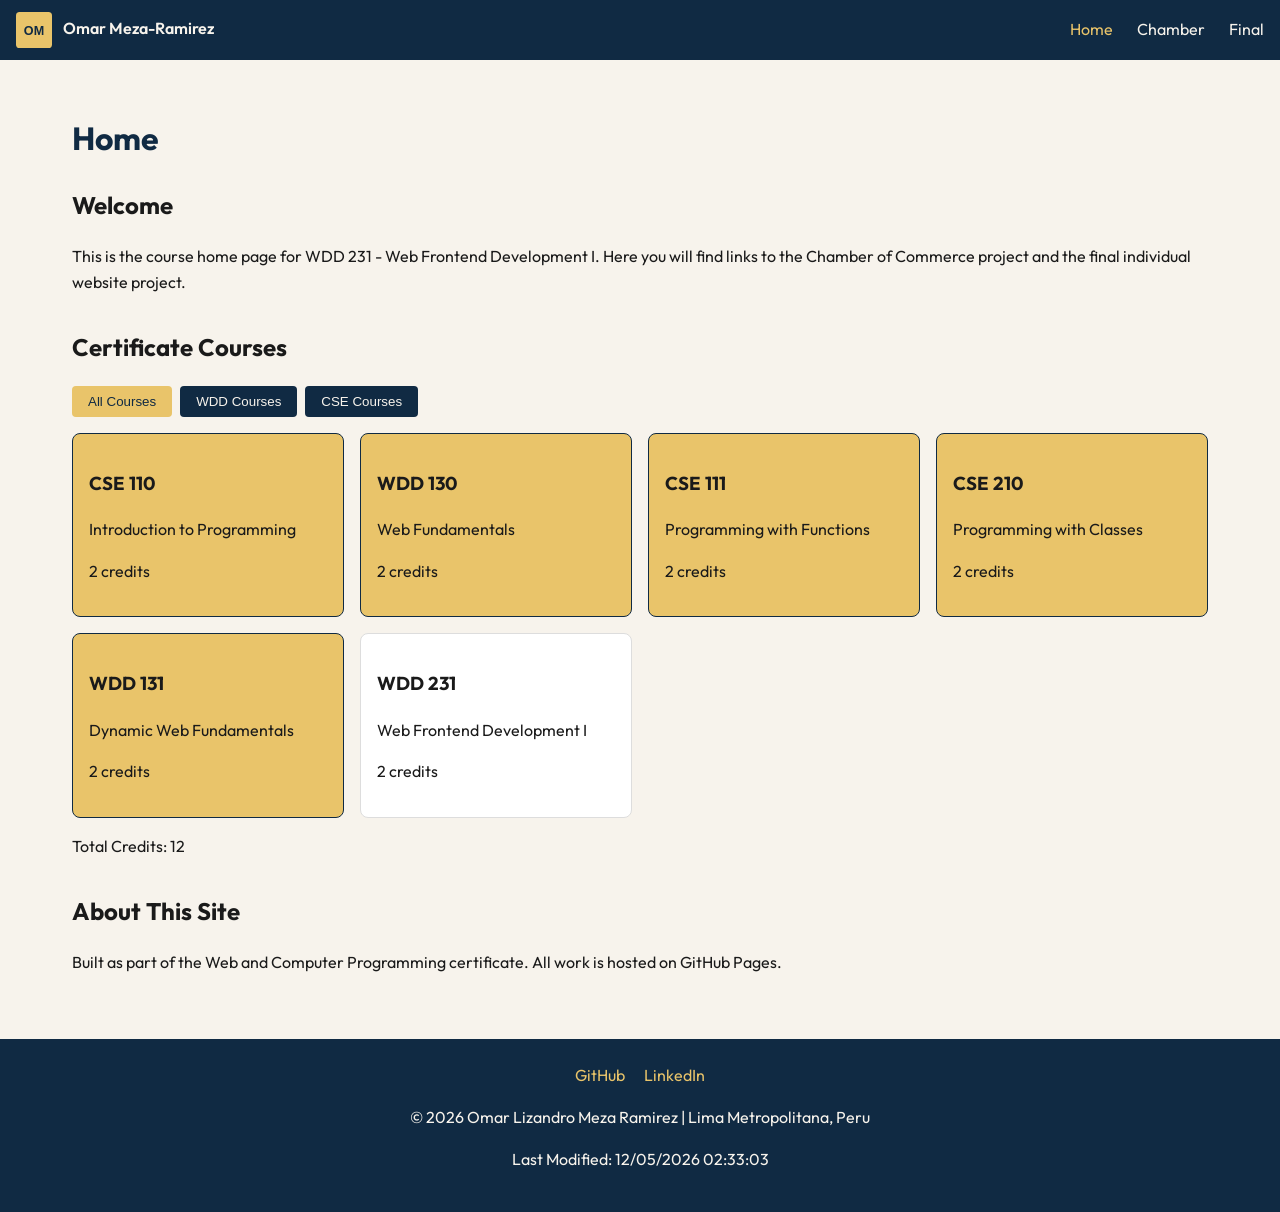
<file: index.html>
<!DOCTYPE html>
<html lang="en">
<head>
  <meta charset="UTF-8">
  <meta name="viewport" content="width=device-width, initial-scale=1.0">
  <title>Omar Meza-Ramirez | WDD 231</title>
  <meta name="description" content="Course home page for WDD 231 - Web Frontend Development I. Omar Lizandro Meza Ramirez.">
  <meta name="author" content="Omar Lizandro Meza Ramirez">
  <link rel="icon" href="images/favicon.ico" type="image/x-icon">
  <meta property="og:title" content="Omar Meza-Ramirez | WDD 231">
  <meta property="og:description" content="Course home page for WDD 231 - Web Frontend Development I. Explore certificate courses and projects.">
  <meta property="og:image" content="https://sintaraamv.github.io/wdd231/images/logo.svg">
  <meta property="og:url" content="https://sintaraamv.github.io/wdd231/">
  <meta property="og:type" content="website">
  <link rel="stylesheet" href="styles/normalize.css">
  <link rel="stylesheet" href="styles/small.css">
  <link rel="stylesheet" href="styles/larger.css">
  <link rel="preconnect" href="https://fonts.googleapis.com">
  <link rel="preconnect" href="https://fonts.gstatic.com" crossorigin>
  <link href="https://fonts.googleapis.com/css2?family=Outfit:wght@400;600;700&display=swap" rel="stylesheet">
  <script src="scripts/date.js" defer></script>
  <script src="scripts/navigation.js" defer></script>
  <script src="scripts/courses.js" defer></script>
</head>
<body>
  <header>
    <div class="logo-name">
      <img src="images/logo.svg" alt="OM logo" class="logo-img">
      <span class="student-name">Omar Meza-Ramirez</span>
    </div>
    <button id="menu-button" aria-label="Open navigation menu">&#9776;</button>
    <nav id="main-nav">
      <ul>
        <li><a href="index.html" class="active">Home</a></li>
        <li><a href="chamber/index.html">Chamber</a></li>
        <li><a href="final/index.html">Final</a></li>
      </ul>
    </nav>
  </header>

  <main>
    <h1>Home</h1>

    <section class="intro">
      <h2>Welcome</h2>
      <p>This is the course home page for WDD 231 - Web Frontend Development I. Here you will find links to the Chamber of Commerce project and the final individual website project.</p>
    </section>

    <section class="courses">
      <h2>Certificate Courses</h2>
      <div class="filters">
        <button class="filter-btn active" data-filter="all">All Courses</button>
        <button class="filter-btn" data-filter="WDD">WDD Courses</button>
        <button class="filter-btn" data-filter="CSE">CSE Courses</button>
      </div>
      <div id="course-list" class="course-grid"></div>
      <p id="total-credits">Total Credits: 0</p>
    </section>

    <section class="about">
      <h2>About This Site</h2>
      <p>Built as part of the Web and Computer Programming certificate. All work is hosted on GitHub Pages.</p>
    </section>
  </main>

  <footer>
    <div class="social">
      <a href="https://github.com/SintaraAMV" target="_blank" rel="noopener">GitHub</a>
      <a href="https://www.linkedin.com/in/omar-meza-474a532ab/" target="_blank" rel="noopener">LinkedIn</a>
    </div>
    <p>&copy; <span id="currentyear"></span> Omar Lizandro Meza Ramirez | Lima Metropolitana, Peru</p>
    <p id="lastModified"></p>
  </footer>
</body>
</html>
</file>
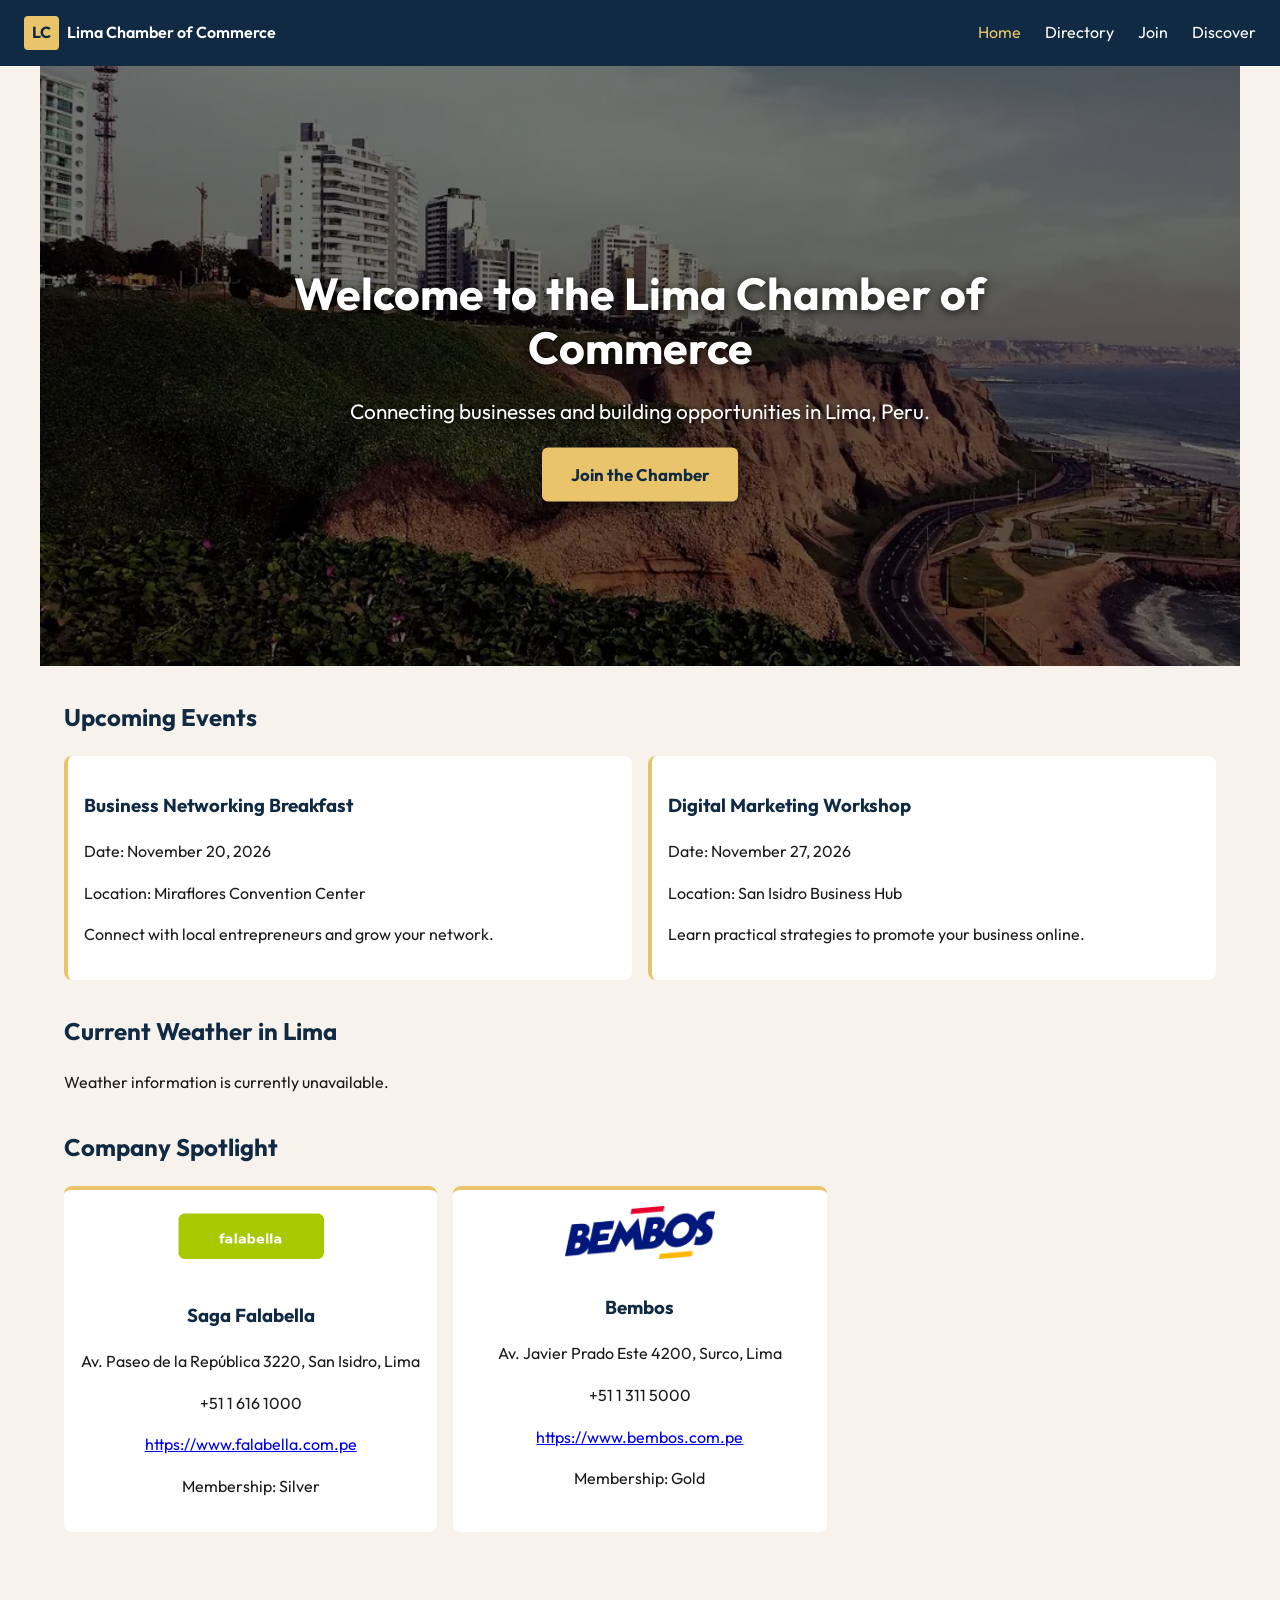
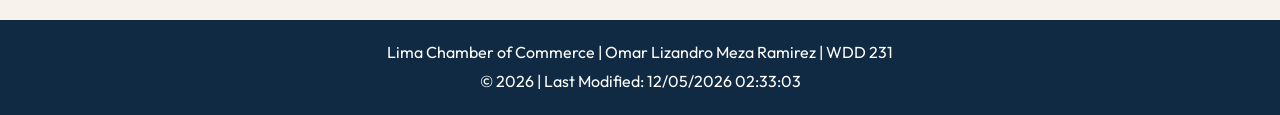
<file: chamber/index.html>
<!DOCTYPE html>
<html lang="en">
<head>
  <meta charset="UTF-8">
  <meta name="viewport" content="width=device-width, initial-scale=1.0">
  <title>Home | Lima Chamber of Commerce</title>
  <meta name="description" content="Welcome to the Lima Chamber of Commerce. Discover local businesses, events, and opportunities in Lima, Peru.">
  <meta name="author" content="Omar Lizandro Meza Ramirez">
  <link rel="icon" href="images/favicon.ico" type="image/x-icon">
  <meta property="og:title" content="Lima Chamber of Commerce">
  <meta property="og:description" content="Welcome to the Lima Chamber of Commerce. Discover local businesses, events, and opportunities in Lima, Peru.">
  <meta property="og:image" content="https://sintaraamv.github.io/wdd231/chamber/images/hero.webp">
  <meta property="og:url" content="https://sintaraamv.github.io/wdd231/chamber/">
  <meta property="og:type" content="website">
  <link rel="stylesheet" href="styles/normalize.css">
  <link rel="stylesheet" href="styles/small.css">
  <link rel="stylesheet" href="styles/larger.css">
  <link rel="preconnect" href="https://fonts.googleapis.com">
  <link rel="preconnect" href="https://fonts.gstatic.com" crossorigin>
  <link href="https://fonts.googleapis.com/css2?family=Outfit:wght@400;600;700&display=swap" rel="stylesheet">
  <script src="scripts/chamber.js" defer></script>
</head>
<body>
  <header>
    <div class="logo-name">
      <span class="logo">LC</span>
      <span class="chamber-name">Lima Chamber of Commerce</span>
    </div>
    <button id="menu-button" aria-label="Open navigation menu">&#9776;</button>
    <nav id="main-nav">
      <ul>
        <li><a href="index.html" class="active">Home</a></li>
        <li><a href="directory.html">Directory</a></li>
        <li><a href="join.html">Join</a></li>
        <li><a href="discover.html">Discover</a></li>
      </ul>
    </nav>
  </header>

  <main>
    <!-- Hero Section -->
    <section class="hero">
      <img src="images/hero.webp" alt="Lima skyline with modern buildings and the Pacific Ocean in the background" id="hero-img">
      <div class="hero-content">
        <h1>Welcome to the Lima Chamber of Commerce</h1>
        <p>Connecting businesses and building opportunities in Lima, Peru.</p>
        <a href="join.html" class="cta-button">Join the Chamber</a>
      </div>
    </section>

    <!-- Events Section -->
    <section class="events">
      <h2>Upcoming Events</h2>
      <div class="event-cards">
        <article class="event-card">
          <h3>Business Networking Breakfast</h3>
          <p>Date: November 20, 2026</p>
          <p>Location: Miraflores Convention Center</p>
          <p>Connect with local entrepreneurs and grow your network.</p>
        </article>
        <article class="event-card">
          <h3>Digital Marketing Workshop</h3>
          <p>Date: November 27, 2026</p>
          <p>Location: San Isidro Business Hub</p>
          <p>Learn practical strategies to promote your business online.</p>
        </article>
      </div>
    </section>

    <!-- Weather Section -->
    <section class="weather">
      <h2>Current Weather in Lima</h2>
      <div id="weather-info">
        <p>Loading weather data...</p>
      </div>
    </section>

    <!-- Company Spotlight -->
    <section class="spotlight">
      <h2>Company Spotlight</h2>
      <div id="spotlight-container" class="spotlight-grid"></div>
    </section>
  </main>

  <footer>
    <p>Lima Chamber of Commerce | Omar Lizandro Meza Ramirez | WDD 231</p>
    <p>&copy; <span id="currentyear"></span> | <span id="lastModified"></span></p>
  </footer>
</body>
</html>
</file>
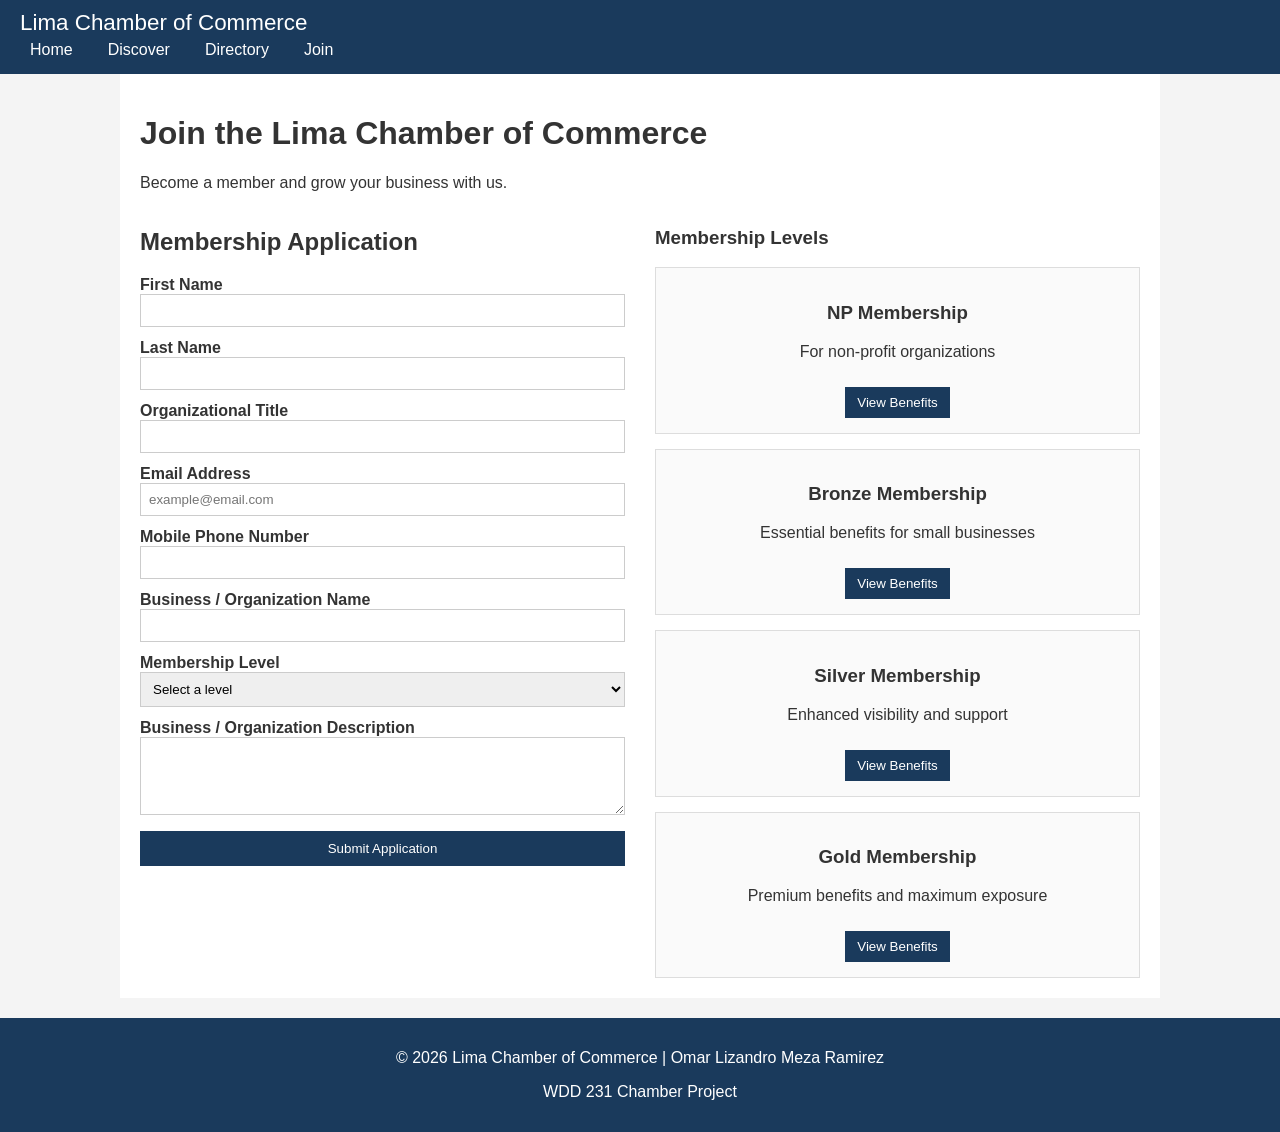
<file: chamber/join.html>
<!DOCTYPE html>
<html lang="en">
<head>
  <meta charset="UTF-8">
  <meta name="viewport" content="width=device-width, initial-scale=1.0">
  <title>Join the Chamber | Lima Chamber of Commerce</title>
  <meta name="description" content="Apply for membership in the Lima Chamber of Commerce. Choose from NP, Bronze, Silver, or Gold membership levels.">
  <meta name="author" content="Omar Lizandro Meza Ramirez">
  <meta property="og:title" content="Join the Lima Chamber of Commerce">
  <meta property="og:description" content="Apply for membership and grow your business with the Lima Chamber of Commerce.">
  <meta property="og:image" content="https://sintaraamv.github.io/wdd231/chamber/images/og-image.webp">
  <meta property="og:url" content="https://sintaraamv.github.io/wdd231/chamber/join.html">
  <link rel="preconnect" href="https://fonts.googleapis.com">
  <link rel="preconnect" href="https://fonts.gstatic.com" crossorigin>
  <link href="https://fonts.googleapis.com/css2?family=Outfit:wght@400;600&family=Source+Serif+4:wght@400;600&display=swap" rel="stylesheet">
  <link rel="stylesheet" href="styles/base.css">
  <link rel="stylesheet" href="styles/join.css">
  <link rel="icon" href="images/favicon.ico">
  <script src="scripts/join.js" defer></script>
</head>
<body>
  <header>
    <div class="header-container">
      <p class="site-name">Lima Chamber of Commerce</p>
      <button id="menu-button" aria-label="Open navigation menu">☰</button>
    </div>
    <nav id="main-nav">
      <ul>
        <li><a href="index.html">Home</a></li>
        <li><a href="discover.html">Discover</a></li>
        <li><a href="directory.html">Directory</a></li>
        <li><a href="join.html" class="active">Join</a></li>
      </ul>
    </nav>
  </header>

  <main>
    <h1>Join the Lima Chamber of Commerce</h1>
    <p>Become a member and grow your business with us.</p>

    <div class="join-container">
      <section class="form-section">
        <h2>Membership Application</h2>
        <form method="get" action="thankyou.html">
          <label>
            First Name
            <input type="text" name="firstName" title="First Name" autocomplete="given-name" required>
          </label>

          <label>
            Last Name
            <input type="text" name="lastName" title="Last Name" autocomplete="family-name" required>
          </label>

          <label>
            Organizational Title
            <input type="text" name="orgTitle" title="Organizational Title - Minimum 7 characters: letters, spaces, and hyphens only" autocomplete="organization-title" pattern="[A-Za-z\s\-]{7,}">
          </label>

          <label>
            Email Address
            <input type="email" name="email" title="Email Address" autocomplete="email" placeholder="example@email.com" required>
          </label>

          <label>
            Mobile Phone Number
            <input type="tel" name="phone" title="Mobile Phone Number" autocomplete="tel" required>
          </label>

          <label>
            Business / Organization Name
            <input type="text" name="businessName" title="Business or Organization Name" autocomplete="organization" required>
          </label>

          <label>
            Membership Level
            <select name="membershipLevel" title="Membership Level" required>
              <option value="">Select a level</option>
              <option value="np">NP Membership (Non-Profit - No Fee)</option>
              <option value="bronze">Bronze Membership</option>
              <option value="silver">Silver Membership</option>
              <option value="gold">Gold Membership</option>
            </select>
          </label>

          <label>
            Business / Organization Description
            <textarea name="description" title="Business Description" rows="4"></textarea>
          </label>

          <input type="hidden" name="timestamp" id="timestamp">

          <button type="submit">Submit Application</button>
        </form>
      </section>

      <section class="cards-section">
        <h3>Membership Levels</h3>
        <div class="cards">
          <article class="card">
            <h3>NP Membership</h3>
            <p>For non-profit organizations</p>
            <button class="open-modal" data-modal="npModal">View Benefits</button>
          </article>

          <article class="card">
            <h3>Bronze Membership</h3>
            <p>Essential benefits for small businesses</p>
            <button class="open-modal" data-modal="bronzeModal">View Benefits</button>
          </article>

          <article class="card">
            <h3>Silver Membership</h3>
            <p>Enhanced visibility and support</p>
            <button class="open-modal" data-modal="silverModal">View Benefits</button>
          </article>

          <article class="card">
            <h3>Gold Membership</h3>
            <p>Premium benefits and maximum exposure</p>
            <button class="open-modal" data-modal="goldModal">View Benefits</button>
          </article>
        </div>
      </section>
    </div>

    <!-- Modals -->
    <dialog id="npModal">
      <h3>NP Membership Benefits</h3>
      <ul>
        <li>No membership fee</li>
        <li>Basic directory listing</li>
        <li>Access to community events</li>
        <li>Monthly newsletter</li>
      </ul>
      <button class="close-modal">Close</button>
    </dialog>

    <dialog id="bronzeModal">
      <h3>Bronze Membership Benefits</h3>
      <ul>
        <li>Directory listing with logo</li>
        <li>Discounts on events</li>
        <li>Training workshops</li>
        <li>Networking opportunities</li>
      </ul>
      <button class="close-modal">Close</button>
    </dialog>

    <dialog id="silverModal">
      <h3>Silver Membership Benefits</h3>
      <ul>
        <li>All Bronze benefits</li>
        <li>Spotlight on homepage</li>
        <li>Priority event registration</li>
        <li>Advertising discounts</li>
      </ul>
      <button class="close-modal">Close</button>
    </dialog>

    <dialog id="goldModal">
      <h3>Gold Membership Benefits</h3>
      <ul>
        <li>All Silver benefits</li>
        <li>Featured member spotlight</li>
        <li>VIP networking events</li>
        <li>Maximum advertising exposure</li>
        <li>Dedicated support</li>
      </ul>
      <button class="close-modal">Close</button>
    </dialog>
  </main>

  <footer>
    <p>&copy; 2026 Lima Chamber of Commerce | Omar Lizandro Meza Ramirez</p>
    <p>WDD 231 Chamber Project</p>
  </footer>
</body>
</html>
</file>
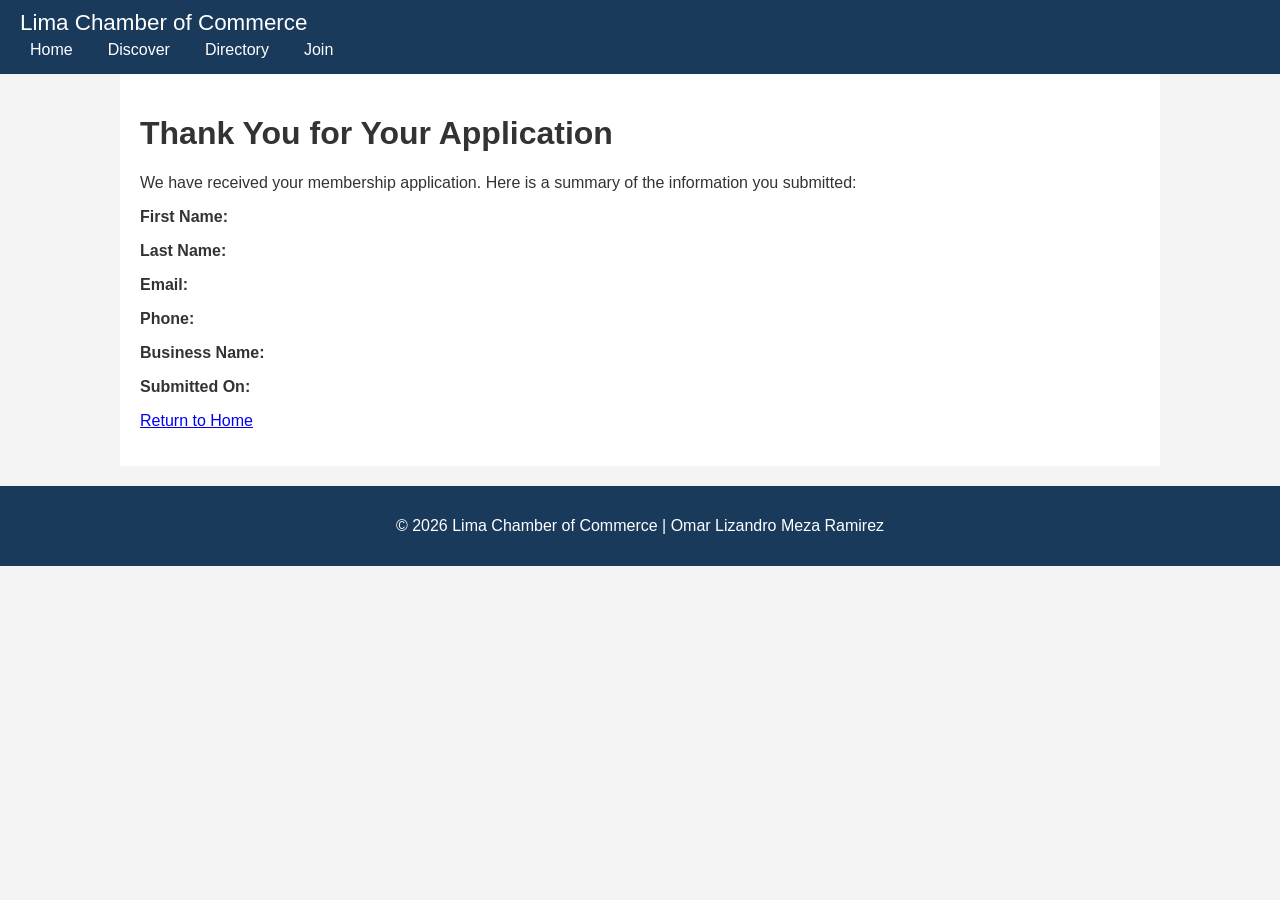
<file: chamber/thankyou.html>
<!DOCTYPE html>
<html lang="en">
<head>
  <meta charset="UTF-8">
  <meta name="viewport" content="width=device-width, initial-scale=1.0">
  <title>Thank You | Lima Chamber of Commerce</title>
  <meta name="description" content="Thank you for applying to the Lima Chamber of Commerce.">
  <meta name="author" content="Omar Lizandro Meza Ramirez">
  <meta property="og:title" content="Thank You | Lima Chamber of Commerce">
  <meta property="og:description" content="Your membership application has been received.">
  <meta property="og:url" content="https://sintaraamv.github.io/wdd231/chamber/thankyou.html">
  <link rel="preconnect" href="https://fonts.googleapis.com">
  <link rel="preconnect" href="https://fonts.gstatic.com" crossorigin>
  <link href="https://fonts.googleapis.com/css2?family=Outfit:wght@400;600&family=Source+Serif+4:wght@400;600&display=swap" rel="stylesheet">
  <link rel="stylesheet" href="styles/base.css">
  <link rel="stylesheet" href="styles/join.css">
</head>
<body>
  <header>
    <div class="header-container">
      <p class="site-name">Lima Chamber of Commerce</p>
    </div>
    <nav>
      <ul>
        <li><a href="index.html">Home</a></li>
        <li><a href="discover.html">Discover</a></li>
        <li><a href="directory.html">Directory</a></li>
        <li><a href="join.html">Join</a></li>
      </ul>
    </nav>
  </header>

  <main>
    <h1>Thank You for Your Application</h1>
    <p>We have received your membership application. Here is a summary of the information you submitted:</p>

    <section id="application-summary">
      <p><strong>First Name:</strong> <span id="firstName"></span></p>
      <p><strong>Last Name:</strong> <span id="lastName"></span></p>
      <p><strong>Email:</strong> <span id="email"></span></p>
      <p><strong>Phone:</strong> <span id="phone"></span></p>
      <p><strong>Business Name:</strong> <span id="businessName"></span></p>
      <p><strong>Submitted On:</strong> <span id="timestamp"></span></p>
    </section>

    <p><a href="index.html">Return to Home</a></p>
  </main>

  <footer>
    <p>&copy; 2026 Lima Chamber of Commerce | Omar Lizandro Meza Ramirez</p>
  </footer>

  <script src="scripts/thankyou.js" defer></script>
</body>
</html>
</file>
<file: styles/small.css>
/* small.css - base / mobile styles */
* {
  box-sizing: border-box;
}

body {
  margin: 0;
  font-family: 'Outfit', sans-serif;
  line-height: 1.6;
  color: #1a1a1a;
  background: #f7f3ec;
}

header {
  background: #102a43;
  color: #f7f3ec;
  padding: 0.75rem 1rem;
  display: flex;
  justify-content: space-between;
  align-items: center;
}

.logo {
  background: #e9c46a;
  color: #102a43;
  font-weight: 700;
  padding: 0.25rem 0.5rem;
  border-radius: 4px;
  margin-right: 0.5rem;
}

.student-name {
  font-weight: 600;
}

#menu-button {
  background: none;
  border: none;
  color: #f7f3ec;
  font-size: 1.75rem;
  cursor: pointer;
}

#main-nav {
  display: none;
  position: absolute;
  top: 60px;
  left: 0;
  right: 0;
  background: #102a43;
  padding: 1rem;
}

#main-nav.open {
  display: block;
}

#main-nav ul {
  list-style: none;
  margin: 0;
  padding: 0;
}

#main-nav a {
  display: block;
  color: #f7f3ec;
  text-decoration: none;
  padding: 0.5rem 0;
}

#main-nav a.active,
#main-nav a:hover {
  color: #e9c46a;
}

main {
  padding: 1.5rem 1rem;
  max-width: 1200px;
  margin: 0 auto;
}

h1 {
  color: #102a43;
}

section {
  margin-bottom: 2rem;
}

.filters {
  display: flex;
  gap: 0.5rem;
  flex-wrap: wrap;
  margin-bottom: 1rem;
}

.filter-btn {
  background: #102a43;
  color: #f7f3ec;
  border: none;
  padding: 0.5rem 1rem;
  cursor: pointer;
  border-radius: 4px;
}

.filter-btn.active,
.filter-btn:hover {
  background: #e9c46a;
  color: #102a43;
}

.course-grid {
  display: grid;
  grid-template-columns: 1fr;
  gap: 1rem;
}

.course-card {
  background: white;
  border: 1px solid #ddd;
  border-radius: 8px;
  padding: 1rem;
}

.course-card.completed {
  background: #e9c46a;
  border-color: #102a43;
}

footer {
  background: #102a43;
  color: #f7f3ec;
  text-align: center;
  padding: 1.5rem 1rem;
}

footer a {
  color: #e9c46a;
  margin: 0 0.5rem;
  text-decoration: none;
}
.logo-img {
  width: 36px;
  height: 36px;
  vertical-align: middle;
  margin-right: 0.5rem;
}
</file>
<file: styles/larger.css>
/* larger.css - desktop styles */
@media only screen and (min-width: 32rem) {
  #menu-button {
    display: none;
  }

  #main-nav {
    display: block;
    position: static;
    background: transparent;
    padding: 0;
  }

  #main-nav ul {
    display: flex;
    gap: 1.5rem;
  }

  #main-nav a {
    padding: 0;
  }

  .course-grid {
    grid-template-columns: repeat(auto-fit, minmax(220px, 1fr));
  }

  main {
    padding: 2rem;
  }
}
</file>
<file: chamber/styles/small.css>
/* ========== BASE STYLES ========== */
* { box-sizing: border-box; }
body {
  margin: 0;
  font-family: "Outfit", sans-serif;
  background-color: #f7f3ec;
  color: #1a1a1a;
  line-height: 1.6;
}

/* Header */
header {
  background-color: #102a43;
  color: #fff;
  display: flex;
  justify-content: space-between;
  align-items: center;
  padding: 0.75rem 1.5rem;
}
.logo-name { display: flex; align-items: center; gap: 0.5rem; }
.logo {
  background-color: #e9c46a;
  color: #102a43;
  font-weight: 700;
  padding: 0.25rem 0.5rem;
  border-radius: 4px;
}
.chamber-name { font-weight: 600; }

/* Navigation */
#menu-button {
  background: none;
  border: none;
  color: #fff;
  font-size: 1.5rem;
  cursor: pointer;
}
#main-nav { display: none; }
#main-nav.open { display: block; }
#main-nav ul { list-style: none; margin: 0; padding: 0.5rem 0; }
#main-nav a {
  color: #fff;
  text-decoration: none;
  display: block;
  padding: 0.5rem 0;
}
#main-nav a.active, #main-nav a:hover { color: #e9c46a; }

/* Main */
main { padding: 1.5rem; max-width: 1200px; margin: 0 auto; }
h1, h2, h3 { color: #102a43; }

/* Footer */
footer {
  background-color: #102a43;
  color: #fff;
  text-align: center;
  padding: 1rem;
  margin-top: 2rem;
}
footer p { margin: 0.25rem 0; }

/* ========== HERO SECTION ========== */
.hero {
  position: relative;
  width: 100%;
  min-height: 420px;
  max-height: 600px;
  overflow: hidden;
  display: flex;
  align-items: center;
  justify-content: center;
  margin: -1.5rem -1.5rem 2rem -1.5rem;
  width: calc(100% + 3rem);
}
.hero img {
  width: 100%;
  height: 100%;
  object-fit: cover;
  display: block;
  filter: brightness(0.45);
}
.hero-content {
  position: absolute;
  top: 50%;
  left: 50%;
  transform: translate(-50%, -50%);
  text-align: center;
  color: #ffffff;
  width: 90%;
  max-width: 700px;
  z-index: 2;
}
.hero-content h1 {
  font-size: 2.2rem;
  margin-bottom: 0.5rem;
  color: #ffffff;
  text-shadow: 0 2px 10px rgba(0, 0, 0, 0.8);
  line-height: 1.2;
  font-weight: 700;
}
.hero-content p {
  font-size: 1.15rem;
  margin-bottom: 1.25rem;
  color: #ffffff;
  text-shadow: 0 1px 6px rgba(0, 0, 0, 0.7);
}
.cta-button {
  display: inline-block;
  padding: 0.85rem 1.8rem;
  background-color: #e9c46a;
  color: #102a43;
  text-decoration: none;
  border-radius: 6px;
  font-weight: 700;
  font-size: 1.05rem;
  box-shadow: 0 4px 12px rgba(0, 0, 0, 0.4);
}
.cta-button:hover { background-color: #f4d58d; }

/* Events */
.events { margin: 2rem 0; }
.event-cards { display: grid; gap: 1rem; }
.event-card {
  background: #fff;
  padding: 1rem;
  border-radius: 8px;
  border-left: 4px solid #e9c46a;
}

/* Weather */
.weather { margin: 2rem 0; }
.forecast { margin-top: 1rem; }

/* Spotlight */
.spotlight { margin: 2rem 0; }
.spotlight-grid { display: grid; gap: 1rem; }
.spotlight-card {
  background: #fff;
  padding: 1rem;
  border-radius: 8px;
  text-align: center;
  border-top: 4px solid #e9c46a;
}
.spotlight-card img { max-width: 150px; height: auto; margin-bottom: 0.5rem; }

/* Directory */
.view-toggle { margin-bottom: 1rem; }
.toggle-btn {
  padding: 0.5rem 1rem;
  border: none;
  background: #e9c46a;
  cursor: pointer;
  font-weight: 600;
}
.toggle-btn.active { background: #102a43; color: #fff; }
#members-container { display: grid; gap: 1rem; }
.member-card {
  background: #fff;
  padding: 1rem;
  border-radius: 8px;
  border-left: 4px solid #e9c46a;
}
.member-card img { max-width: 180px; height: auto; display: block; margin-bottom: 0.5rem; }
.member-card h3 { margin: 0.5rem 0; }

@media (min-width: 700px) {
  .hero { min-height: 500px; }
  .hero-content h1 { font-size: 2.8rem; }
  .hero-content p { font-size: 1.3rem; }
  .event-cards { grid-template-columns: repeat(2, 1fr); }
  .spotlight-grid { grid-template-columns: repeat(3, 1fr); }
}
</file>
<file: chamber/styles/larger.css>
@media only screen and (min-width: 32rem) {
  #menu-button { display: none; }
  #main-nav { display: block; position: static; background: transparent; padding: 0; }
  #main-nav ul { display: flex; gap: 1.5rem; }
  #main-nav a { padding: 0; }
  #members-container.grid { grid-template-columns: repeat(auto-fit, minmax(280px, 1fr)); }
  .spotlight-grid { grid-template-columns: repeat(3, 1fr); }
}
</file>
<file: chamber/styles/base.css>
/* base.css - Simplified for course level */
body {
  font-family: Arial, sans-serif;
  margin: 0;
  padding: 0;
  background: #f4f4f4;
  color: #333;
}

header {
  background: #1a3a5c;
  color: white;
  padding: 10px 20px;
}

.header-container {
  display: flex;
  justify-content: space-between;
  align-items: center;
}

.logo {
  height: 40px;
}

.site-name {
  font-size: 1.4rem;
  margin: 0;
}

#menu-button {
  background: #1a3a5c;
  color: white;
  border: 1px solid white;
  padding: 5px 10px;
  font-size: 1.2rem;
  cursor: pointer;
}

nav ul {
  list-style: none;
  padding: 0;
  margin: 10px 0 0 0;
  display: none;
}

nav.show ul {
  display: block;
}

nav a {
  color: white;
  text-decoration: none;
  display: block;
  padding: 8px 0;
}

main {
  padding: 20px;
  max-width: 1000px;
  margin: 0 auto;
  background: white;
}

footer {
  background: #1a3a5c;
  color: white;
  text-align: center;
  padding: 15px;
  margin-top: 20px;
}

@media (min-width: 700px) {
  #menu-button {
    display: none;
  }
  nav ul {
    display: flex;
    gap: 15px;
    margin: 0;
  }
  nav a {
    padding: 5px 10px;
  }
}
</file>
<file: chamber/styles/join.css>
/* join.css - Simplified */
.join-container {
  display: block;
}

@media (min-width: 700px) {
  .join-container {
    display: grid;
    grid-template-columns: 1fr 1fr;
    gap: 30px;
  }
}

form {
  display: grid;
  gap: 12px;
}

label {
  font-weight: bold;
}

input, select, textarea {
  width: 100%;
  padding: 8px;
  border: 1px solid #ccc;
  box-sizing: border-box;
}

button[type="submit"] {
  background: #1a3a5c;
  color: white;
  padding: 10px;
  border: none;
  cursor: pointer;
}

.cards {
  display: grid;
  gap: 15px;
}

.card {
  border: 1px solid #ddd;
  padding: 15px;
  background: #fafafa;
  text-align: center;
  animation: fadeIn 0.6s ease-in;
}

@keyframes fadeIn {
  from { opacity: 0; }
  to { opacity: 1; }
}

.card button {
  background: #1a3a5c;
  color: white;
  border: none;
  padding: 8px 12px;
  cursor: pointer;
  margin-top: 10px;
}

dialog {
  border: 1px solid #ccc;
  padding: 20px;
  max-width: 350px;
}

.close-modal {
  background: #1a3a5c;
  color: white;
  border: none;
  padding: 8px 12px;
  margin-top: 10px;
  cursor: pointer;
}
</file>
